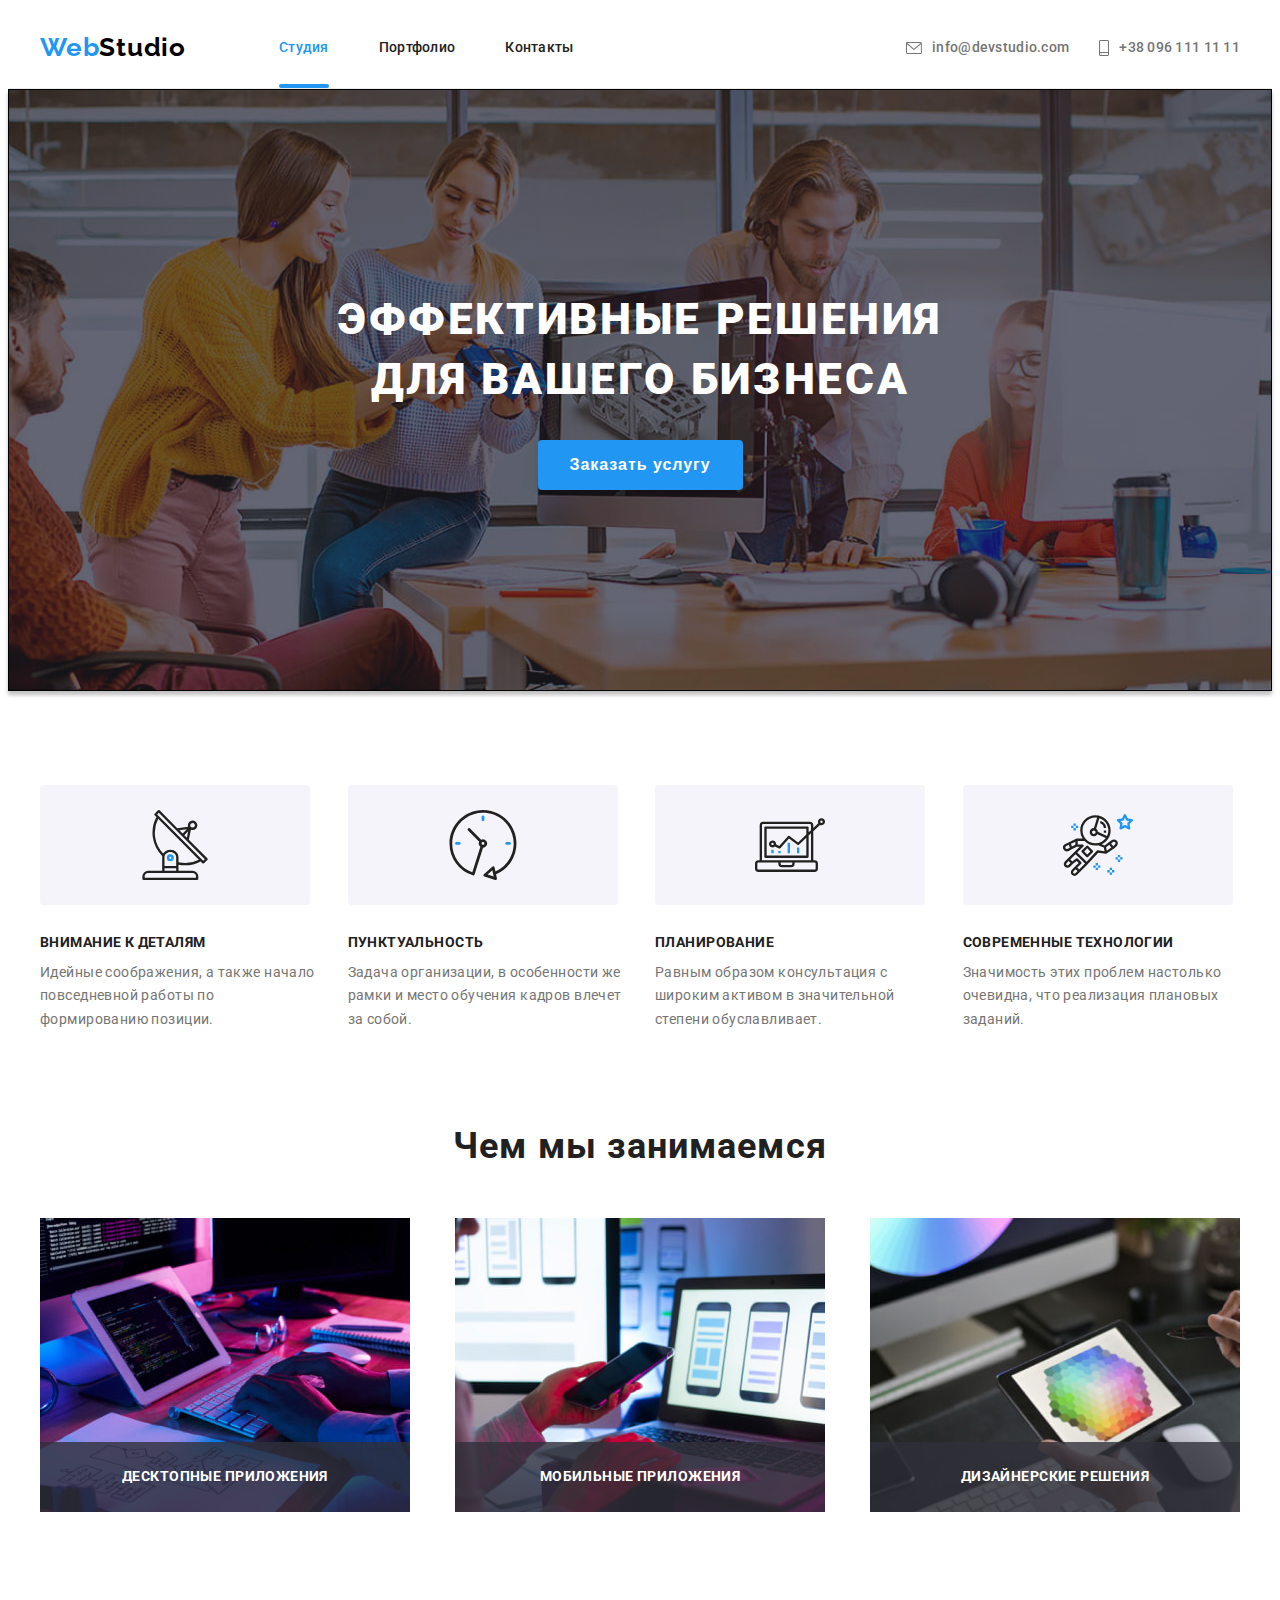
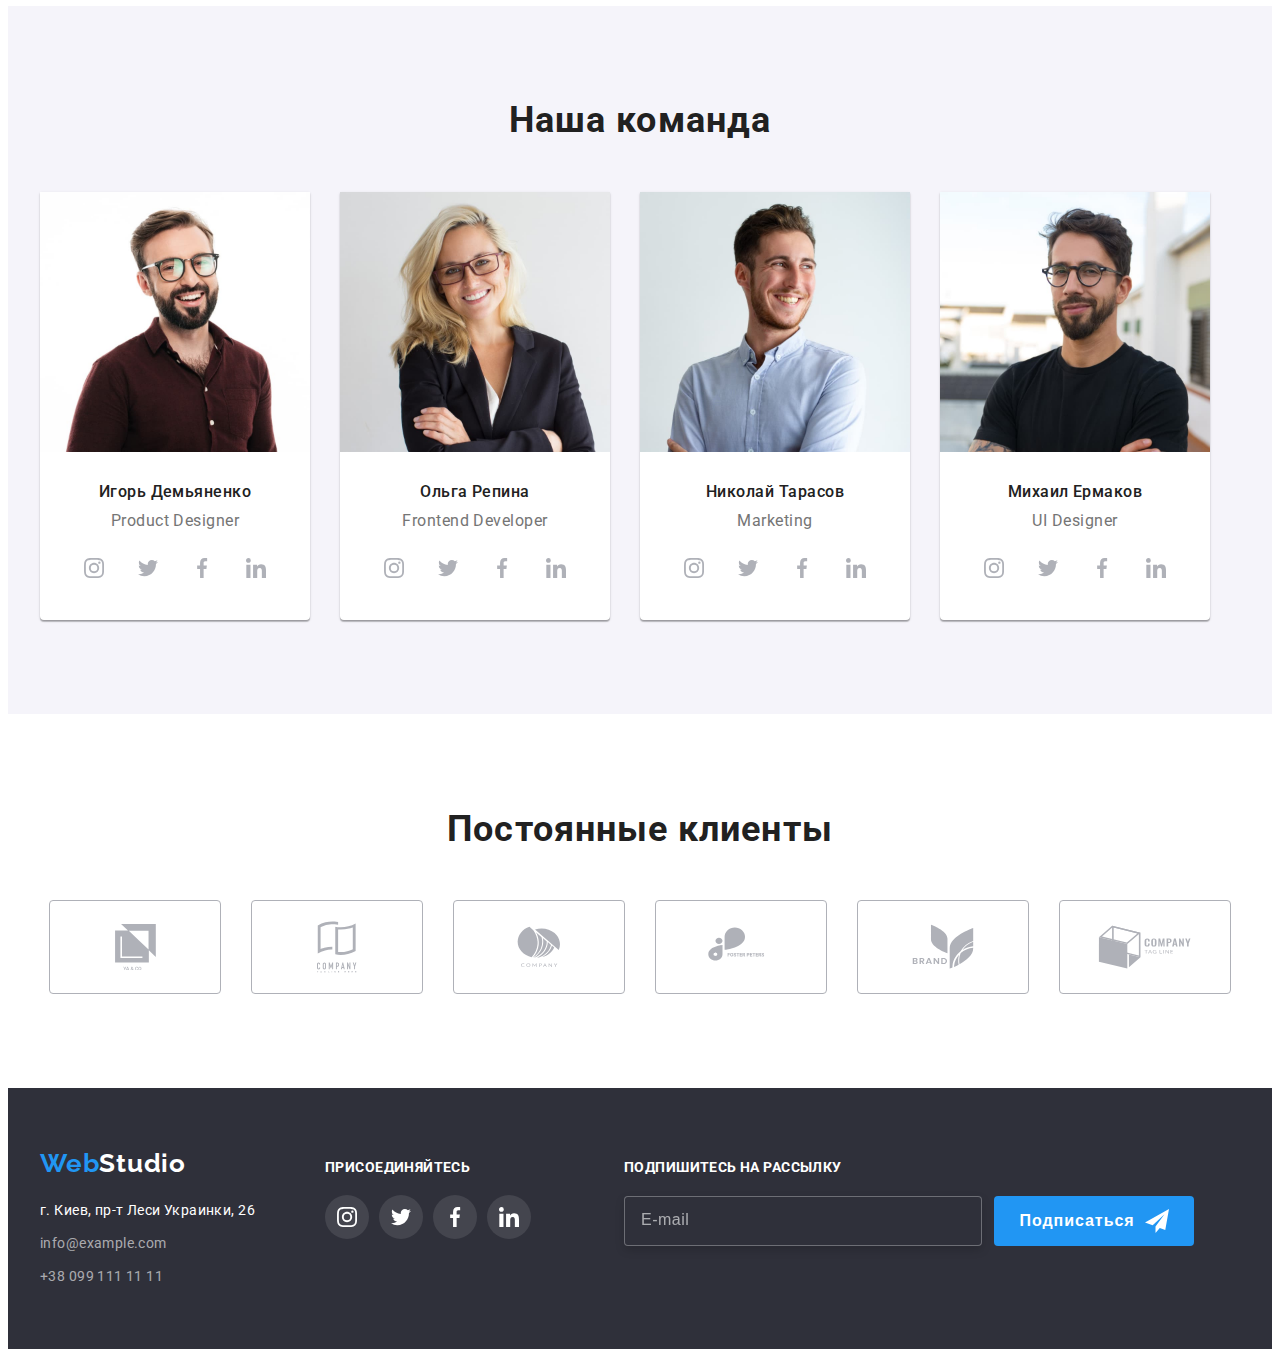
<file: index.html>
<!DOCTYPE html>
<html lang="ru">
<head>
    <meta charset="UTF-8">
    <meta http-equiv="X-UA-Compatible" content="IE=edge" />
    <meta name="viewport" content="width=device-width, initial-scale=1.0" />
    <title>Webstudio</title>
    <link rel="preconnect" href="https://fonts.gstatic.com" />
    <link href="https://fonts.googleapis.com/css2?family=Raleway:wght@700&family=Roboto:wght@400;500;700;900&display=swap"
        rel="stylesheet">
    <link rel="stylesheet" href="https://cdnjs.cloudflare.com/ajax/libs/modern-normalize/1.1.0/modern-normalize.min.css"
        integrity="sha512-wpPYUAdjBVSE4KJnH1VR1HeZfpl1ub8YT/NKx4PuQ5NmX2tKuGu6U/JRp5y+Y8XG2tV+wKQpNHVUX03MfMFn9Q=="
        crossorigin="anonymous" referrerpolicy="no-referrer" />
    <link rel="stylesheet" href="./css/main.min.css"/>
</head>
<body>
    <!--Шапка сайта -->
    <header class="header">
        <div class="header__container container">
            <nav class="main-nav">
                <a class="header__logo link" href="#"><span class="logo-color">Web</span>Studio</a>
                <ul class="menu list">
                    <li class="menu__link item"><a class="menu__item link current" href="#">Студия</a></li>
                    <li class="item"><a class="link" href="./portfolio.html">Портфолио</a></li>
                    <li class="item"><a class="link" href="#">Контакты</a></li>
                </ul>
            </nav>
            <ul class="contact-nav list">
                <li class="item">
                    <a class="contact link" href="mailto:info@devstudio.com" aria-label="Отправить письмо">
                        <svg class="contact__icon" width="16" height="12">
                            <use href="./images/icons.svg#icon-envelope"></use>
                        </svg>    
                    info@devstudio.com</a>
                </li>
                <li class="item">
                    <a class="contact link" href="tel:+380961111111" aria-label="Позвонить">
                        <svg class="contact__icon" width="10" height="16">
                            <use href="./images/icons.svg#icon-smartphone"></use>
                        </svg>
                    +38 096 111 11 11</a>
                </li>
            </ul>
        </div>
    </header>

    <!--Уникальный контент страницы-->
    <main>      
        <!-- Hero -->
        <section class="hero">
            <div class="container">
                <h1 class="hero__header">Эффективные решения<br>для вашего бизнеса</h1>
                <button class="hero-button" type="button" data-modal-open>Заказать услугу</button>
            </div>
        </section>
        
        <!--Особенности компании -->
        <section class="section">
            <div class="container">
                <h2 hidden>Особенности</h2>
                <ul class="features list">
                    <li class="features-list">
                        <div class="features-list__icon">
                            <svg width="70" height="70" >
                                <use href="./images/icons.svg#icon-antenna"></use>
                            </svg>
                        </div>
                        <h3 class="features-list__head">Внимание к деталям</h3>
                        <p class="features-list__text">Идейные соображения, а также начало повседневной работы по формированию позиции.</p>
                    </li>

                    <li class="features-list">
                        <div class="features-list__icon">
                            <svg width="70" height="70">
                                <use href="./images/icons.svg#icon-clock"></use>
                            </svg>
                        </div>
                        <h3 class="features-list__head">Пунктуальность</h3>
                        <p class="features-list__text">Задача организации, в особенности же рамки и место обучения кадров влечет за собой.</p>
                    </li>
                        
                    <li class="features-list">
                        <div class="features-list__icon">
                            <svg width="70" height="70">
                                <use href="./images/icons.svg#icon-diagram"></use>
                            </svg>
                        </div>
                        <h3 class="features-list__head">Планирование</h3>
                        <p class="features-list__text">Равным образом консультация с широким активом в значительной степени обуславливает.</p>
                    </li>

                    <li class="features-list">
                        <div class="features-list__icon">
                            <svg width="70" height="70">
                                <use href="./images/icons.svg#icon-astronaut"></use>
                            </svg>
                        </div>
                        <h3 class="features-list__head">Современные технологии</h3>
                        <p class="features-list__text">Значимость этих проблем настолько очевидна, что реализация плановых заданий.</p>
                    </li>
                </ul>
            </div>      
        </section>
        
        <!--Чем занимается компания -->
        <section class="worklist section">
            <div class="container">
                <h2 class="worklist__header">Чем мы занимаемся</h2>
                <ul class="main-worklist list">
                    <li>
                        <div class="main-worklist__wrapper">
                            <img src="./images/worklist/box1.jpg" alt="Человек работает на компьютере" width="370" height="294">
                            <p class="main-worklist__desc">десктопные приложения</p>
                        </div>
                    </li>

                    <li>
                        <div class="main-worklist__wrapper">
                            <img src="./images/worklist/box2.jpg" alt="Человек работает на ноутбуке" width="370" height="294">
                            <p class="main-worklist__desc">мобильные приложения</p>
                        </div>
                    </li>

                    <li>
                        <div class="main-worklist__wrapper">
                            <img src="./images/worklist/box3.jpg" alt="Человек работает на планшете" width="370" height="294">
                            <p class="main-worklist__desc">дизайнерские решения</p>
                        </div>
                    </li>
                </ul>
            </div>          
        </section>
        
        <!--Команда компании -->
        <section class="team section">
            <div class="container">
                <h2 class="team__header">Наша команда</h2>
                <ul class="team-list list">
                    <li class="team-item">
                        <img class="team-item__img" src="./images/team/img.jpg" alt="бородатый мужчина в очках улыбается" width="270" height="260">
                        <h3 class="team-item__name">Игорь Демьяненко</h3>
                        <p class="team-item__profession" lang="en">Product Designer</p>
                        <ul class="team-link list">
                            <li class="item">
                                <a class="team-link__social-link" href="#" aria-label="Перейти в инстаграм">
                                    <svg class="team-link__social-icon" width="20" height="20">
                                        <use href="./images/icons.svg#icon-instagram"></use>
                                    </svg>
                               </a>
                            <li class="item">
                                <a class="team-link__social-link" href="#" aria-label="Перейти в твиттер">
                                    <svg class="team-link__social-icon" width="20" height="20">
                                        <use href="./images/icons.svg#icon-twitter"></use>
                                    </svg>
                                </a>
                            </li>

                            <li class="item">
                                <a class="team-link__social-link" href="#" aria-label="Перейти на фейсбук">
                                    <svg class="team-link__social-icon" width="20" height="20">
                                        <use href="./images/icons.svg#icon-facebook"></use>
                                    </svg>
                                </a>
                            </li>   
                            
                            <li class="item">
                                <a class="team-link__social-link" href="#" aria-label="Перейти на линкедин">
                                    <svg class="team-link__social-icon" width="20" height="20">
                                        <use href="./images/icons.svg#icon-linkedin"></use>
                                    </svg>
                                </a>
                            </li>
                        </ul>
                    </li>
                    <li class="team-item">
                        <img class="team-item__img" src="./images/team/img2.jpg" alt="женщина в очках улыбается" width="270" height="260">
                        <h3 class="team-item__name">Ольга Репина</h3>
                        <p class="team-item__profession" lang="en">Frontend Developer</p>
                        <ul class="team-link list">
                            <li class="item">
                                <a class="team-link__social-link" href="#" aria-label="Перейти в инстаграм">
                                    <svg class="team-link__social-icon" width="20" height="20">
                                        <use href="./images/icons.svg#icon-instagram"></use>
                                    </svg>
                                </a>
                            <li class="item">
                                <a class="team-link__social-link" href="#" aria-label="Перейти в твиттер">
                                    <svg class="team-link__social-icon" width="20" height="20">
                                        <use href="./images/icons.svg#icon-twitter"></use>
                                    </svg>
                                </a>
                            </li>

                            <li class="item">
                                <a class="team-link__social-link" href="#" aria-label="Перейти на фейсбук">
                                    <svg class="team-link__social-icon" width="20" height="20">
                                        <use href="./images/icons.svg#icon-facebook"></use>
                                    </svg>
                                </a>
                            </li>

                            <li class="item">
                                <a class="team-link__social-link" href="#" aria-label="Перейти на линкедин">
                                    <svg class="team-link__social-icon" width="20" height="20">
                                        <use href="./images/icons.svg#icon-linkedin"></use>
                                    </svg>
                                </a>
                            </li>
                        </ul>
                    </li>
                    <li class="team-item">
                        <img class="team-item__img" src="./images/team/img3.jpg" alt="мужчина улыбается" width="270" height="260">
                        <h3 class="team-item__name">Николай Тарасов</h3>
                        <p class="team-item__profession" lang="en">Marketing</p>
                        <ul class="team-link list">
                            <li class="item">
                                <a class="team-link__social-link" href="#" aria-label="Перейти в инстаграм">
                                    <svg class="team-link__social-icon" width="20" height="20">
                                        <use href="./images/icons.svg#icon-instagram"></use>
                                    </svg>
                                </a>
                            <li class="item">
                                <a class="team-link__social-link" href="#" aria-label="Перейти в твиттер">
                                    <svg class="team-link__social-icon" width="20" height="20">
                                        <use href="./images/icons.svg#icon-twitter"></use>
                                    </svg>
                                </a>
                            </li>
                        
                            <li class="item">
                                <a class="team-link__social-link" href="#" aria-label="Перейти на фейсбук">
                                    <svg class="team-link__social-icon" width="20" height="20">
                                        <use href="./images/icons.svg#icon-facebook"></use>
                                    </svg>
                                </a>
                            </li>
                        
                            <li class="item">
                                <a class="team-link__social-link" href="#" aria-label="Перейти на линкедин">
                                    <svg class="team-link__social-icon" width="20" height="20">
                                        <use href="./images/icons.svg#icon-linkedin"></use>
                                    </svg>
                                </a>
                            </li>
                        </ul>
                    </li>
                    <li class="team-item">
                        <img class="team-item__img" src="./images/team/img4.jpg" alt="мужчина важно ухмыляется" width="270" height="260">
                        <h3 class="team-item__name">Михаил Ермаков</h3>
                        <p class="team-item__profession" lang="en">UI Designer</p>
                        <ul class="team-link list">
                            <li class="item">
                                <a class="team-link__social-link" href="#" aria-label="Перейти в инстаграм">
                                    <svg class="team-link__social-icon" width="20" height="20">
                                        <use href="./images/icons.svg#icon-instagram"></use>
                                    </svg>
                                </a>
                            <li class="item">
                                <a class="team-link__social-link" href="#" aria-label="Перейти в твиттер">
                                    <svg class="team-link__social-icon" width="20" height="20">
                                        <use href="./images/icons.svg#icon-twitter"></use>
                                    </svg>
                                </a>
                            </li>
                        
                            <li class="item">
                                <a class="team-link__social-link" href="#" aria-label="Перейти на фейсбук">
                                    <svg class="team-link__social-icon" width="20" height="20">
                                        <use href="./images/icons.svg#icon-facebook"></use>
                                    </svg>
                                </a>
                            </li>
                        
                            <li class="item">
                                <a class="team-link__social-link" href="#" aria-label="Перейти на линкедин">
                                    <svg class="team-link__social-icon" width="20" height="20">
                                        <use href="./images/icons.svg#icon-linkedin"></use>
                                    </svg>
                                </a>
                            </li>
                        </ul>
                    </li>
                </ul>
            </div>        
        </section>

        <!--Постоянные клиенты -->
        <section class="customers-section section">
            <div class="container">
                <h2 class="customers-section__head">Постоянные клиенты</h2>
                <ul class="customers">
                    <li class="customers__list list">
                        <a class="customers__link" href="#" aria-label="Логотип компании">
                            <svg class="customers__icon" width="41" height="46.7">
                                <use href="./images/icons.svg#icon-group"></use>
                            </svg>
                        </a>
                    </li>

                    <li class="customers__list list">
                        <a class="customers__link" href="#" aria-label="Логотип компании">
                            <svg class="customers__icon" width="40" height="52">
                                <use href="./images/icons.svg#icon-group1"></use>
                            </svg>
                        </a>
                    </li>

                    <li class="customers__list list">
                        <a class="customers__link" href="#" aria-label="Логотип компании">
                            <svg class="customers__icon" width="43.46" height="41.18">
                                <use href="./images/icons.svg#icon-group2"></use>
                            </svg>
                        </a>
                    </li>

                    <li class="customers__list list">
                        <a class="customers__link" href="#" aria-label="Логотип компании">
                            <svg class="customers__icon" width="84.44" height="40.62">
                                <use href="./images/icons.svg#icon-group3"></use>
                            </svg>
                        </a>
                    </li>

                    <li class="customers__list list">
                        <a class="customers__link" href="#" aria-label="Логотип компании">
                            <svg class="customers__icon" width="62.54" height="45.43">
                                <use href="./images/icons.svg#icon-group4"></use>
                            </svg>
                        </a>
                    </li>

                    <li class="customers__list list">
                        <a class="customers__link" href="#" aria-label="Логотип компании">
                            <svg class="customers__icon" width="93.79" height="43.93">
                                <use href="./images/icons.svg#icon-group5"></use>
                            </svg>
                        </a>
                    </li>
                </ul>
            </div>
        </section>
    </main>
    
    <!--Футер сайта -->
    <footer class="footer">
        <div class="footer-block container">
            <div class="footer-link">
                <a class="footer-logo link" href="#"><span class="logo-color">Web</span>Studio</a>
                <address class="address">
                    <ul class="footer-contact list">
                        <li class="item">
                            <a class="footer-contact__address link" href="https://goo.gl/maps/NRkBzwsqkBbF317T6" target="_blank"
                                rel="noopener noreferrer">г.
                                Киев, пр-т Леси Украинки, 26</a><br>
                        </li>
                        
                        <li class="item">
                            <a class="footer-contact__list link" href="mailto:info@example.com">info@example.com</a><br>
                        </li>

                        <li class="item">
                            <a class="footer-contact__list link" href="tel:+380991111111">+38 099 111 11 11</a><br>
                        </li>
                    </ul>
                </address>
            </div>
            <div class="footer-social">
                <h2 class="footer-social__header">присоединяйтесь</h2>
                <ul class="footer-social-list">
                    <li class="footer-social-list__item list">
                        <a class="footer-social-list__link" href="#" aria-label="Перейти в инстаграм">
                            <svg class="footer-social-list__icon" width="20" height="20">
                                <use href="./images/icons.svg#icon-instagram"></use>
                            </svg>
                        </a>
                    </li>
            
                    <li class="footer-social-list__item list">
                        <a class="footer-social-list__link" href="#" aria-label="Перейти в твиттер">
                            <svg class="footer-social-list__icon" width="20" height="20">
                                <use href="./images/icons.svg#icon-twitter"></use>
                            </svg>
                        </a>
                    </li>
            
                    <li class="footer-social-list__item list">
                        <a class="footer-social-list__link" href="#" aria-label="Перейти на фейсбук">
                            <svg class="footer-social-list__icon" width="20" height="20">
                                <use href="./images/icons.svg#icon-facebook"></use>
                            </svg>
                        </a>
                    </li>
            
                    <li class="footer-social-list__item list">
                        <a class="footer-social-list__link" href="#" aria-label="Перейти на линкедин">
                            <svg class="footer-social-list__icon" width="20" height="20">
                                <use href="./images/icons.svg#icon-linkedin"></use>
                            </svg>
                        </a>
                    </li>
                </ul>
            </div>
            <div class="subscribe">
                <h2 class="subscribe__header">подпишитесь на рассылку</h2>
                <form>
                    <div class="subscribe-form">
                        <input class="subscribe__input" type="email" name="email" placeholder="E-mail">
                        <button class="subscribe-btn" type="submit">Подписаться
                            <svg class="subscribe-btn__icon" width="24" height="24">
                                <use href="./images/icons.svg#icon-send"></use>
                            </svg>
                        </button>
                    </div>
                </form>
            </div>
        </div>    
    </footer>

    <div class="backdrop is-hidden" data-modal>
        <div class="modal">
            <button type="button" class="close-button" data-modal-close aria-label="Закрыть окно">
                <svg class="close-icon" width="11" height="11">
                    <use href="./images/icons.svg#icon-close"></use>
                </svg>
            </button>
            <form class="modal-form">
                <p class="modal-form__head">Оставьте свои данные, мы вам перезвоним</p>
                
                <label class="label">
                    Имя
                    <span class="label__position">
                        <input type="text" class="label__input" name="username" minlength="2" required>
                        <svg class="label__icon" width=18 height=18>
                        <use href="./images/icons.svg#icon-person-black"></use>
                        </svg>
                    </span>
                </label>

                <label class="label">
                    Телефон
                    <span class="label__position">
                        <input type="tel" class="label__input" name="tel" pattern="[0-9]{3}-[0-9]{3}-[0-9]{2}-[0-9]{2}" title="000-000-00-00" required>
                        <svg class="label__icon" width=18 height=18>
                            <use href="./images/icons.svg#icon-phone-black"></use>
                        </svg>
                    </span>
                </label>

                <label class="label">
                    Почта
                    <span class="label__position">
                        <input type="email" class="label__input" name="email" required>
                        <svg class="label__icon" width=18 height=18>
                            <use href="./images/icons.svg#icon-email-black"></use>
                        </svg>
                    </span>
                </label>
                
                <label class="label">
                    Комментарий
                    <textarea name="user-comment" class="label__comment" placeholder="Введите текст"></textarea>
                </label>
                
                <span class="checkbox">
                    <input type="checkbox" class="checkbox__input visually-hidden" id="policy-terms">
                    <label for="policy-terms" class="checkbox__label">Соглашаюсь с рассылкой и принимаю &nbsp;<a href="#">Условия договора</a></label>
                </span>

                <button class="modal-button" type="submit">Отправить</button>
            </form>
        </div>
    </div>

    <script src="./js/modal.js"></script>
</body>
</html>
</file>
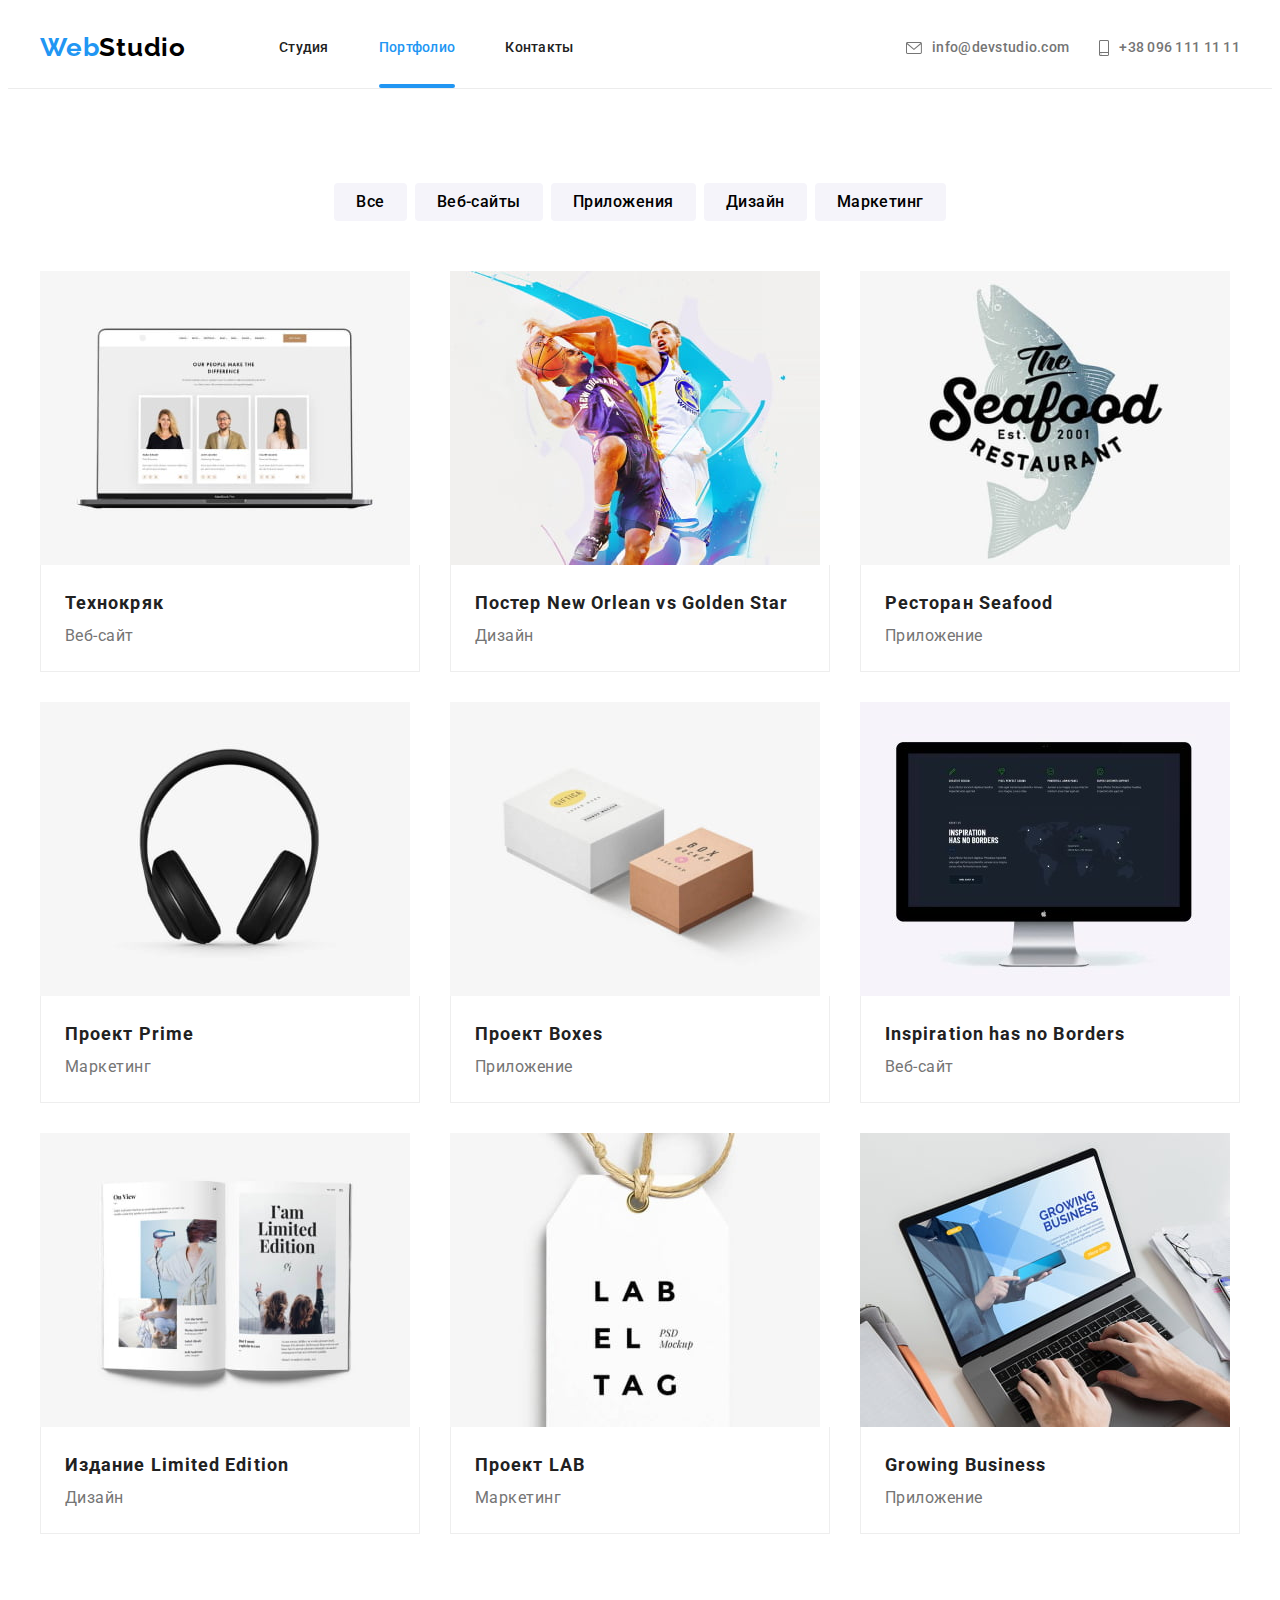
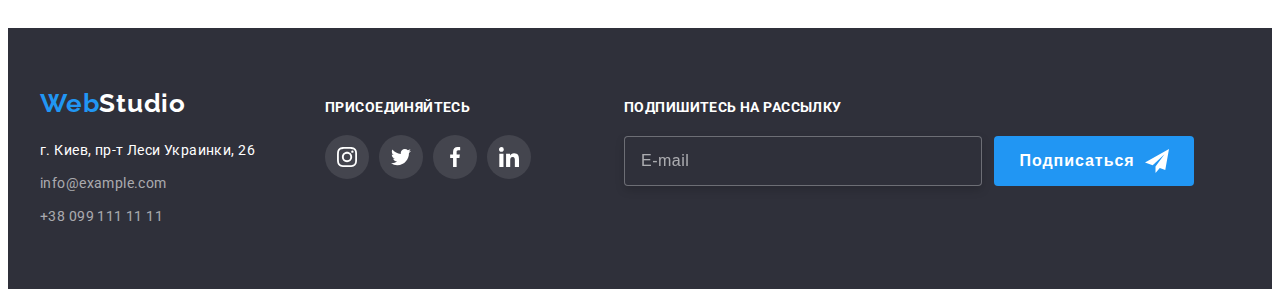
<file: portfolio.html>
<!DOCTYPE html>
<html lang="ru">
<head>
    <meta charset="UTF-8" />
    <meta http-equiv="X-UA-Compatible" content="IE=edge" />
    <meta name="viewport" content="width=device-width, initial-scale=1.0" />
    <title>Portfolio</title>
    <link rel="preconnect" href="https://fonts.gstatic.com" />
    <link href="https://fonts.googleapis.com/css2?family=Raleway:wght@700&family=Roboto:wght@400;500;700;900&display=swap" rel="stylesheet" />
    <link rel="stylesheet" href="https://cdnjs.cloudflare.com/ajax/libs/modern-normalize/1.1.0/modern-normalize.min.css"
      integrity="sha512-wpPYUAdjBVSE4KJnH1VR1HeZfpl1ub8YT/NKx4PuQ5NmX2tKuGu6U/JRp5y+Y8XG2tV+wKQpNHVUX03MfMFn9Q=="
      crossorigin="anonymous" referrerpolicy="no-referrer" />
    <link rel="stylesheet" href="./css/main.min.css" />
</head>
<body>
    <!-- Шапка сайта -->
    <header class="header">
      <div class="header__container container">
        <nav class="main-nav">
          <a class="header__logo link" href="#"><span class="logo-color">Web</span>Studio</a>
          <ul class="menu list">
            <li class="item"><a class="link" href="./index.html">Студия</a></li>
            <li class="menu__link item"><a class="menu__item link current" href="#">Портфолио</a></li>
            <li class="item"><a class="link" href="#">Контакты</a></li>
          </ul>
        </nav>
        <ul class="contact-nav list">
          <li class="item">
            <a class="contact link" href="mailto:info@devstudio.com" aria-label="Отправить письмо">
              <svg class="contact__icon" width="16" height="12">
                <use href="./images/icons.svg#icon-envelope"></use>
              </svg>
              info@devstudio.com</a>
          </li>
          <li class="item">
            <a class="contact link" href="tel:+380961111111" aria-label="Позвонить">
              <svg class="contact__icon" width="10" height="16">
                <use href="./images/icons.svg#icon-smartphone"></use>
              </svg>
              +38 096 111 11 11</a>
          </li>
        </ul>
      </div>
    </header>

    <!-- Уникальный контент страницы-->
    <main>
      <section class="section">

        <!-- Фильтр работ -->
        <div class="container">
          <h2 hidden>Фильтр работ</h2>
          <ul class="worklist-filter list">
            <li class="item"><button class="filter-btn" type="button">Все</button></li>
            <li class="item"><button class="filter-btn" type="button">Веб-сайты</button></li>
            <li class="item"><button class="filter-btn" type="button">Приложения</button></li>
            <li class="item"><button class="filter-btn" type="button">Дизайн</button></li>
            <li class="item"><button class="filter-btn" type="button">Маркетинг</button></li>
          </ul>
        </div>

        <!-- Галерея работ -->
        <div class="container">
          <h1 hidden>Галерея работ компании</h1>
          <ul class="worklist-gallery list">
            <li class="worklist-gallery__item">
              <a class="worklist-gallery__link link" href="#">
                <div class="worklist-wrapper">
                  <img src="./images/portfolio/technokryak.jpg" alt="на экране ноутбука открыт сайт" width="370" height="294"/>
                  <p class="worklist-wrapper__overlay">Технокряк это современная площадка распространения коронавируса. Компании используют эту платформу для цифрового шпионажа и атак на защищённые сервера конкурентов.
                  </p>
                </div>
                <div class="worklist-border">
                  <h2 class="worklist-border__head">Технокряк</h2>
                  <p class="worklist-border__desc">Веб-сайт</p>
                </div>
              </a>
            </li>
            
            <li class="worklist-gallery__item">
              <a class="worklist-gallery__link link" href="#">
                <div class="worklist-wrapper">
                  <img src="./images/portfolio/poster.jpg" alt="баскетболисты играют с мяч" width="370"
                    height="294"/>
                  <p class="worklist-wrapper__overlay">Технокряк это современная площадка распространения коронавируса. Компании используют эту платформу
                    для цифрового
                    шпионажа и атак на защищённые сервера конкурентов.
                  </p>
                </div>
                <div class="worklist-border">
                  <h2 class="worklist-border__head">
                    Постер<span lang="en"> New Orlean vs Golden Star</span>
                  </h2>
                  <p class="worklist-border__desc">Дизайн</p>
                </div>
              </a>
            </li>

            <li class="worklist-gallery__item">
              <a class="worklist-gallery__link link" href="#">
                <div class="worklist-wrapper">
                  <img src="./images/portfolio/seafood.jpg" alt="логотип на фоне рыбы" width="370" height="294"/>
                  <p class="worklist-wrapper__overlay">Технокряк это современная площадка распространения коронавируса. Компании используют эту платформу
                    для цифрового
                    шпионажа и атак на защищённые сервера конкурентов.
                  </p>
                </div>
                <div class="worklist-border">
                  <h2 class="worklist-border__head">Ресторан<span lang="en"> Seafood</span></h2>
                  <p class="worklist-border__desc">Приложение</p>
                </div>
              </a>
            </li>

            <li class="worklist-gallery__item">
              <a class="worklist-gallery__link link" href="#">
                <div class="worklist-wrapper">
                  <img src="./images/portfolio/prime.jpg" alt="наушники" width="370" height="294"/>
                  <p class="worklist-wrapper__overlay">Технокряк это современная площадка распространения коронавируса. Компании используют эту платформу
                    для цифрового
                    шпионажа и атак на защищённые сервера конкурентов.
                  </p>
                </div>
                <div class="worklist-border">
                  <h2 class="worklist-border__head">Проект<span lang="en"> Prime</span></h2>
                  <p class="worklist-border__desc">Маркетинг</p>
                </div>
              </a>
            </li>

            <li class="worklist-gallery__item">
              <a class="worklist-gallery__link link" href="#">
                <div class="worklist-wrapper">
                  <img src="./images/portfolio/boxes.jpg" alt="две коробки" width="370" height="294"/>
                  <p class="worklist-wrapper__overlay">Технокряк это современная площадка распространения коронавируса. Компании используют эту платформу
                    для цифрового
                    шпионажа и атак на защищённые сервера конкурентов.
                  </p>
                </div>
                <div class="worklist-border">
                  <h2 class="worklist-border__head">Проект<span lang="en"> Boxes</span></h2>
                  <p class="worklist-border__desc">Приложение</p>
                </div>
              </a>
            </li>

            <li class="worklist-gallery__item">
              <a class="worklist-gallery__link link" href="#">
                <div class="worklist-wrapper">
                  <img src="./images/portfolio/borders.jpg" alt="монитор" width="370" height="294"/>
                  <p class="worklist-wrapper__overlay">Технокряк это современная площадка распространения коронавируса. Компании используют эту платформу
                    для цифрового
                    шпионажа и атак на защищённые сервера конкурентов.
                  </p>
                </div>
                <div class="worklist-border">
                  <h2 class="worklist-border__head"><span lang="en"> Inspiration has no Borders</span></h2>
                  <p class="worklist-border__desc">Веб-сайт</p>
                </div>
              </a>
            </li>

            <li class="worklist-gallery__item">
              <a class="worklist-gallery__link link" href="#">
                <div class="worklist-wrapper">
                  <img src="./images/portfolio/magazine.jpg" alt="открытый журнал" width="370" height="294"/>
                  <p class="worklist-wrapper__overlay">Технокряк это современная площадка распространения коронавируса. Компании используют эту платформу
                    для цифрового
                    шпионажа и атак на защищённые сервера конкурентов.
                  </p>
                </div>
                <div class="worklist-border">
                  <h2 class="worklist-border__head">Издание<span lang="en"> Limited Edition</span></h2>
                  <p class="worklist-border__desc">Дизайн</p>
                </div>
              </a>
            </li>

            <li class="worklist-gallery__item">
              <a class="worklist-gallery__link link" href="#">
                <div class="worklist-wrapper">
                  <img src="./images/portfolio/project_lab.jpg" alt="фото ярлыка" width="370" height="294"/>
                  <p class="worklist-wrapper__overlay">Технокряк это современная площадка распространения коронавируса. Компании используют эту платформу
                    для цифрового
                    шпионажа и атак на защищённые сервера конкурентов.
                  </p>
                </div>
               <div class="worklist-border">
                  <h2 class="worklist-border__head">Проект<span lang="en"> LAB</span></h2>
                  <p class="worklist-border__desc">Маркетинг</p>
                </div>
              </a>
            </li>

            <li class="worklist-gallery__item">
              <a class="worklist-gallery__link link" href="#">
                <div class="worklist-wrapper">
                  <img src="./images/portfolio/businnes.jpg" alt="человек работает на ноутбуке" width="370"
                    height="294" />
                  <p class="worklist-wrapper__overlay">Технокряк это современная площадка распространения коронавируса. Компании используют эту платформу
                    для цифрового
                    шпионажа и атак на защищённые сервера конкурентов.
                  </p>
                </div>
                <div class="worklist-border">                  
                  <h2 class="worklist-border__head"><span lang="en"> Growing Business</span></h2>
                  <p class="worklist-border__desc">Приложение</p>
                </div>

              </a>
            </li>
          </ul>
        </div>
      </section>
    </main>

    <!-- Футер сайта -->
    <footer class="footer">
      <div class="footer-block container">
        <div class="footer-link">
          <a class="footer-logo link" href="#"><span class="logo-color">Web</span>Studio</a>
          <address class="address">
            <ul class="footer-contact list">
              <li class="item">
                <a class="footer-contact__address link" href="https://goo.gl/maps/NRkBzwsqkBbF317T6" target="_blank"
                  rel="noopener noreferrer">г.
                  Киев, пр-т Леси Украинки, 26</a><br>
              </li>
    
              <li class="item">
                <a class="footer-contact__list link" href="mailto:info@example.com">info@example.com</a><br>
              </li>
    
              <li class="item">
                <a class="footer-contact__list link" href="tel:+380991111111">+38 099 111 11 11</a><br>
              </li>
            </ul>
          </address>
        </div>
        <div class="footer-social">
          <h2 class="footer-social__header">присоединяйтесь</h2>
          <ul class="footer-social-list">
            <li class="footer-social-list__item list">
              <a class="footer-social-list__link" href="#" aria-label="Перейти в инстаграм">
                <svg class="footer-social-list__icon" width="20" height="20">
                  <use href="./images/icons.svg#icon-instagram"></use>
                </svg>
              </a>
            </li>
    
            <li class="footer-social-list__item list">
              <a class="footer-social-list__link" href="#" aria-label="Перейти в твиттер">
                <svg class="footer-social-list__icon" width="20" height="20">
                  <use href="./images/icons.svg#icon-twitter"></use>
                </svg>
              </a>
            </li>
    
            <li class="footer-social-list__item list">
              <a class="footer-social-list__link" href="#" aria-label="Перейти на фейсбук">
                <svg class="footer-social-list__icon" width="20" height="20">
                  <use href="./images/icons.svg#icon-facebook"></use>
                </svg>
              </a>
            </li>
    
            <li class="footer-social-list__item list">
              <a class="footer-social-list__link" href="#" aria-label="Перейти на линкедин">
                <svg class="footer-social-list__icon" width="20" height="20">
                  <use href="./images/icons.svg#icon-linkedin"></use>
                </svg>
              </a>
            </li>
          </ul>
        </div>
        <div class="subscribe">
          <h2 class="subscribe__header">подпишитесь на рассылку</h2>
          <form>
            <div class="subscribe-form">
              <input class="subscribe__input" type="email" name="email" placeholder="E-mail">
              <button class="subscribe-btn" type="submit">Подписаться
                <svg class="subscribe-btn__icon" width="24" height="24">
                  <use href="./images/icons.svg#icon-send"></use>
                </svg>
              </button>
            </div>
          </form>
        </div>
      </div>
    </footer>
</body>
</html>
</file>
<file: css/main.min.css>
:root{--accent-color: #2196f3;--primary-color: #212121;--secondary-color: #757575;--third-color: #ffffff;--fourth-color: #2f303a;--hero-color: #c4c4c4;--button-color: #f5f4fa;--icon-color: #afb1b8}.visually-hidden{position:absolute !important;clip:rect(1px 1px 1px 1px);clip:rect(1px, 1px, 1px, 1px);padding:0 !important;border:0 !important;height:1px !important;width:1px !important;overflow:hidden}h1,h2,h3,h4,h5,h6,p{margin-top:0;margin-bottom:0}ul,ol{margin-top:0;margin-bottom:0;padding-left:0}img{display:block}.list{list-style:none}.link{text-decoration:none;color:var(--primary-color)}body{font-family:"Roboto", sans-serif;color:var(--primary-color)}.section{padding-top:94px;padding-bottom:94px}.container{width:1200px;margin-left:auto;margin-right:auto;padding-left:15px;padding-right:15px}.header__logo{margin-top:24px;margin-bottom:25px;margin-right:93px;font-family:"Raleway", sans-serif;font-weight:700;font-size:26px;line-height:1.19;letter-spacing:0.03em;color:#000000}.footer-logo{display:inline-block;margin-bottom:20px;font-family:"Raleway", sans-serif;font-weight:700;font-size:26px;line-height:1.19;letter-spacing:0.03em;color:var(--third-color)}.logo-color{color:var(--accent-color)}.header{border-bottom:1px solid #ececec}.header__container{display:flex}.main-nav{display:flex}.menu{display:flex;font-weight:500;font-size:14px;line-height:1.14;letter-spacing:0.02em;color:var(--primary-color)}.menu .item:not(:last-child){margin-right:50px}.menu .link{display:block;padding-top:32px;padding-bottom:32px;transition:color 250ms cubic-bezier(0.4, 0, 0.2, 1)}.menu .link:hover,.menu .link:focus{color:var(--accent-color)}.menu .link.current{color:var(--accent-color)}.menu__link{position:relative}.menu__item::after{position:absolute;content:"";left:0;bottom:0;width:100%;height:4px;border-radius:2px;background-color:var(--accent-color)}.contact-nav{display:flex;margin-left:auto}.contact-nav .item{padding-top:32px;padding-bottom:32px}.contact-nav .item:not(:last-child){margin-right:30px}.contact{display:flex;align-items:center;margin:0;padding:0;font-weight:500;font-size:14px;line-height:1.14;letter-spacing:0.02em;color:var(--secondary-color);transition:color 250ms cubic-bezier(0.4, 0, 0.2, 1)}.contact:hover,.contact:focus{color:var(--accent-color)}.contact__icon{margin-right:10px;fill:currentColor}.hero{max-width:1600px;margin-left:auto;margin-right:auto;padding:200px 0;text-align:center;border:1px solid #000000;box-sizing:border-box;box-shadow:0px 4px 4px rgba(0,0,0,0.25);background-position:center;background-size:cover;background-repeat:no-repeat;background-color:var(--hero-color);background-image:linear-gradient(rgba(47,48,58,0.4), rgba(47,48,58,0.4)),url(../images/hero_img.jpg)}.hero__header{margin-bottom:30px;font-weight:900;font-size:44px;line-height:1.36;letter-spacing:0.06em;text-transform:uppercase;color:var(--third-color)}.hero-button{padding:10px 32px;font-weight:700;font-size:16px;line-height:1.87;text-align:center;letter-spacing:0.06em;border:none;box-shadow:0px 4px 4px rgba(0,0,0,0.15);border-radius:4px;color:var(--third-color);background:var(--accent-color);transition:background 250ms cubic-bezier(0.4, 0, 0.2, 1);cursor:pointer}.hero-button:hover,.hero-button:focus{background:#188ce8}.features{display:flex;justify-content:space-between;flex-wrap:wrap;margin-left:-30px}.features-list{flex-basis:calc(100% / 4 - 30px);margin-left:30px}.features-list__icon{display:flex;justify-content:center;align-items:center;width:270px;height:120px;margin-bottom:30px;border-radius:4px;background:var(--button-color)}.features-list__head{margin-bottom:10px;font-weight:700;font-size:14px;line-height:1.14;letter-spacing:0.03em;text-transform:uppercase}.features-list__text{font-size:14px;line-height:1.71;letter-spacing:0.03em;color:var(--secondary-color)}.worklist{padding-top:0}.worklist__header{margin-bottom:50px;font-weight:700;font-size:36px;line-height:1.16;text-align:center;letter-spacing:0.03em}.main-worklist{display:flex;justify-content:space-between}.main-worklist__wrapper{position:relative}.main-worklist__desc{position:absolute;bottom:0;width:100%;height:70px;display:flex;justify-content:center;align-items:center;font-weight:700;font-size:14px;line-height:1.14;text-align:center;letter-spacing:0.03em;text-transform:uppercase;background-color:rgba(47,48,58,0.8);color:var(--third-color)}.team{background-color:#f5f4fa}.team__header{margin-bottom:50px;font-weight:700;font-size:36px;line-height:1.16;text-align:center;letter-spacing:0.03em}.team-list{display:flex;margin-left:-30px}.team-item{margin-left:30px;box-shadow:0px 1px 3px rgba(0,0,0,0.12),0px 1px 1px rgba(0,0,0,0.14),0px 2px 1px rgba(0,0,0,0.2);border-radius:0px 0px 4px 4px;background-color:var(--third-color)}.team-item__img{margin-bottom:30px}.team-item__name{margin-bottom:10px;font-weight:500;font-size:16px;line-height:1.19;text-align:center;letter-spacing:0.03em}.team-item__profession{margin-bottom:16px;font-size:16px;line-height:1.19;text-align:center;letter-spacing:0.03em;color:var(--secondary-color)}.team-link__social-link{display:flex;justify-content:center;align-items:center;width:44px;height:44px;border-radius:50%;color:var(--icon-color);background-color:var(--third-color);transition:color 250ms cubic-bezier(0.4, 0, 0.2, 1),background-color 250ms cubic-bezier(0.4, 0, 0.2, 1)}.team-link__social-link:hover,.team-link__social-link:focus{color:var(--third-color);background-color:var(--accent-color)}.team-link{display:flex;justify-content:center;margin-bottom:30px}.team-link .item:not(:last-child){margin-right:10px}.team-link__social-icon{fill:currentColor}.customers-section__head{margin-bottom:50px;font-weight:700;font-size:36px;line-height:42px;text-align:center;letter-spacing:0.03em;color:var(--primary-color)}.customers{display:flex;justify-content:center}.customers__list:not(:last-child){margin-right:30px}.customers__link{display:flex;justify-content:center;align-items:center;width:170px;height:92px;border:1px solid;border-color:var(--icon-color);border-radius:4px;color:var(--icon-color);transition:color 250ms cubic-bezier(0.4, 0, 0.2, 1),border-color 250ms cubic-bezier(0.4, 0, 0.2, 1)}.customers__link:hover,.customers__link:focus{color:var(--accent-color);border-color:var(--accent-color)}.customers__icon{fill:currentColor}.backdrop{position:fixed;top:0;left:0;width:100vw;height:100vh;visibility:visible;opacity:1;pointer-events:auto;transform:scale(1);transition:opacity 400ms linear, transform 300ms linear;background-color:rgba(0,0,0,0.2)}.modal{position:absolute;left:50%;top:50%;transform:translate(-50%, -50%);padding:40px 35.76px 40px 41px;width:528px;box-shadow:0px 1px 3px rgba(0,0,0,0.12),0px 1px 1px rgba(0,0,0,0.14),0px 2px 1px rgba(0,0,0,0.2);border-radius:4px;background-color:var(--third-color)}.is-hidden{visibility:hidden;opacity:0;pointer-events:none;transform:scale(0)}.close-button{position:absolute;right:8px;top:8px;width:30px;height:30px;padding:0;border:1px solid rgba(0,0,0,0.1);border-radius:50%;background-color:transparent;transition:fill 250ms cubic-bezier(0.4, 0, 0.2, 1);cursor:pointer}.close-button:focus,.close-button:hover{fill:var(--accent-color)}.modal-form{display:flex;flex-direction:column}.modal-form__head{margin-bottom:12px;font-weight:700;font-size:20px;line-height:1.15;text-align:center;letter-spacing:0.03em;color:var(--primary-color)}.label{position:relative;margin-bottom:20px;font-size:12px;line-height:1.17;letter-spacing:0.01em;color:var(--secondary-color)}.label__position{position:relative;margin-top:4px;display:block}.label__input{width:100%;height:40px;padding-left:42px;border:1px solid rgba(33,33,33,0.2);border-radius:4px;transition:border-color 250ms cubic-bezier(0.4, 0, 0.2, 1);outline:none;cursor:pointer}.label__input:focus,.label__input:hover{border-color:var(--accent-color)}.label__icon{position:absolute;top:50%;transform:translateY(-50%);left:12px;display:block;transition:fill 250ms cubic-bezier(0.4, 0, 0.2, 1)}.label__input:focus+.label__icon{fill:var(--accent-color)}.label__input:hover+.label__icon{fill:var(--accent-color)}.label__comment{display:inline-block;width:100%;height:120px;margin-top:4px;padding:12px 16px;border:1px solid rgba(33,33,33,0.2);border-radius:4px;transition:border-color 250ms cubic-bezier(0.4, 0, 0.2, 1);resize:none;outline:none}.label__comment:hover,.label__comment:focus{border-color:var(--accent-color)}.label__comment::placeholder{font-size:14px;line-height:1.14;letter-spacing:0.01em;color:rgba(117,117,117,0.5)}.checkbox{margin-bottom:30px}.checkbox__label{display:flex;justify-content:center;align-items:center;font-size:14px;line-height:1.71;letter-spacing:0.03em;color:var(--secondary-color);cursor:pointer}.checkbox__label::before{content:"";display:block;width:16px;height:15px;margin-right:7px;border:2px solid var(--primary-color);border-radius:2px}.checkbox__input:checked+.checkbox__label::before{background-image:url(../images/vector.svg);border-color:var(--accent-color);background-size:contain;background-origin:border-box;background-color:var(--accent-color)}.checkbox__input:focus+.checkbox__label::before{outline:2px solid var(--accent-color)}.checkbox__label a{color:var(--accent-color)}.modal-button{display:flex;justify-content:center;align-items:center;margin:auto;width:200px;height:50px;font-weight:700;font-size:16px;line-height:1.87;text-align:center;letter-spacing:0.06em;border-radius:4px;border:none;color:var(--third-color);background:var(--accent-color);transition:box-shadow 250ms cubic-bezier(0.4, 0, 0.2, 1),background 250ms cubic-bezier(0.4, 0, 0.2, 1);cursor:pointer}.modal-button:hover,.modal-button:focus{box-shadow:0px 4px 4px rgba(0,0,0,0.15);background:#188ce8}.worklist-filter{display:flex;justify-content:center;margin-bottom:50px}.worklist-filter .item:not(:last-child){margin-right:8px}.filter-btn{padding:6px 22px;font-family:inherit;font-weight:500;font-size:16px;line-height:1.62;text-align:center;letter-spacing:0.03em;border:none;border-radius:4px;background-color:var(--button-color);transition:color 250ms cubic-bezier(0.4, 0, 0.2, 1),background-color 250ms cubic-bezier(0.4, 0, 0.2, 1),box-shadow 250ms cubic-bezier(0.4, 0, 0.2, 1);cursor:pointer}.filter-btn:hover,.filter-btn:focus{box-shadow:0px 3px 1px rgba(0,0,0,0.1),0px 1px 2px rgba(0,0,0,0.08),0px 2px 2px rgba(0,0,0,0.12);color:var(--third-color);background-color:var(--accent-color)}.worklist-gallery{display:flex;flex-wrap:wrap;margin-top:-30px;margin-left:-30px}.worklist-gallery__item{flex-basis:calc(100% / 3 - 30px);margin-top:30px;margin-left:30px}.worklist-gallery__link{display:block;transition:box-shadow 250ms cubic-bezier(0.4, 0, 0.2, 1)}.worklist-gallery__link:hover{box-shadow:0px 1px 1px rgba(0,0,0,0.12),0px 4px 4px rgba(0,0,0,0.06),1px 4px 6px rgba(0,0,0,0.16)}.worklist-wrapper{position:relative;overflow:hidden}.worklist-wrapper__overlay{position:absolute;top:0;overflow:auto;width:100%;height:100%;padding:63px 24px;font-size:18px;line-height:1.56;letter-spacing:0.03em;color:var(--third-color);background-color:rgba(33,150,243,0.9);transform:translateY(100%);transition:transform 250ms cubic-bezier(0.4, 0, 0.2, 1),background-color 250ms cubic-bezier(0.4, 0, 0.2, 1)}.worklist-gallery__link:hover .worklist-wrapper__overlay,.worklist-gallery__link:focus .worklist-wrapper__overlay{transform:translateY(0%)}.worklist-border{padding:20px 24px;border-right:1px solid #eeeeee;border-bottom:1px solid #eeeeee;border-left:1px solid #eeeeee}.worklist-border__head{font-weight:700;font-size:18px;line-height:2;letter-spacing:0.06em;color:var(--primary-color)}.worklist-border__desc{font-size:16px;line-height:1.88;letter-spacing:0.03em;color:var(--secondary-color)}.footer{padding:60px 0;background-color:var(--fourth-color)}.footer-block{display:flex;align-items:baseline}.footer-link{margin-right:70px}.footer-contact__address{font-size:14px;line-height:1.71;letter-spacing:0.03em;color:var(--third-color);transition:color 250ms cubic-bezier(0.4, 0, 0.2, 1)}.footer-contact__list{font-size:14px;line-height:1.71;letter-spacing:0.03em;color:rgba(255,255,255,0.6);transition:color 250ms cubic-bezier(0.4, 0, 0.2, 1)}.address{font-style:inherit}.address .link:hover,.address .link:focus{color:var(--accent-color)}.footer-contact .item:not(:last-child){margin-bottom:9px}.footer-social__header{margin-bottom:20px;font-weight:700;font-size:14px;line-height:16px;letter-spacing:0.03em;text-transform:uppercase;color:var(--third-color)}.footer-social-list{display:flex}.footer-social-list__item:not(:last-child){margin-right:10px}.footer-social-list__icon{fill:currentColor}.footer-social-list__link{display:flex;justify-content:center;align-items:center;width:44px;height:44px;border-radius:50%;color:var(--third-color);background-color:rgba(255,255,255,0.1);transition:color 250ms cubic-bezier(0.4, 0, 0.2, 1),background-color 250ms cubic-bezier(0.4, 0, 0.2, 1)}.footer-social-list__link:hover,.footer-social-list__link:focus{background-color:var(--accent-color)}.subscribe{margin-left:93px}.subscribe__header{margin-bottom:20px;font-weight:700;font-size:14px;line-height:1.14;letter-spacing:0.03em;text-transform:uppercase;color:var(--third-color)}.subscribe-form{display:flex;align-items:center}.subscribe__input{padding-left:16px;margin-right:12px;width:358px;height:50px;border:1px solid rgba(255,255,255,0.3);box-sizing:border-box;filter:drop-shadow(0px 4px 4px rgba(0,0,0,0.15));border-radius:4px;color:var(--third-color);background-color:var(--fourth-color)}.subscribe__input::placeholder{font-size:16px;line-height:1.25;letter-spacing:0.03em;color:rgba(255,255,255,0.6)}.subscribe-btn{display:flex;justify-content:center;align-items:center;width:200px;height:50px;font-weight:700;font-size:16px;line-height:1.87;letter-spacing:0.06em;border:none;border-radius:4px;transition:box-shadow 250ms cubic-bezier(0.4, 0, 0.2, 1),background 250ms cubic-bezier(0.4, 0, 0.2, 1);color:var(--third-color);background:var(--accent-color);cursor:pointer}.subscribe-btn:hover,.subscribe-btn:focus{background:#188ce8;box-shadow:0px 4px 4px rgba(0,0,0,0.15)}.subscribe-btn__icon{margin-left:10px}
/*# sourceMappingURL=main.min.css.map */
</file>
